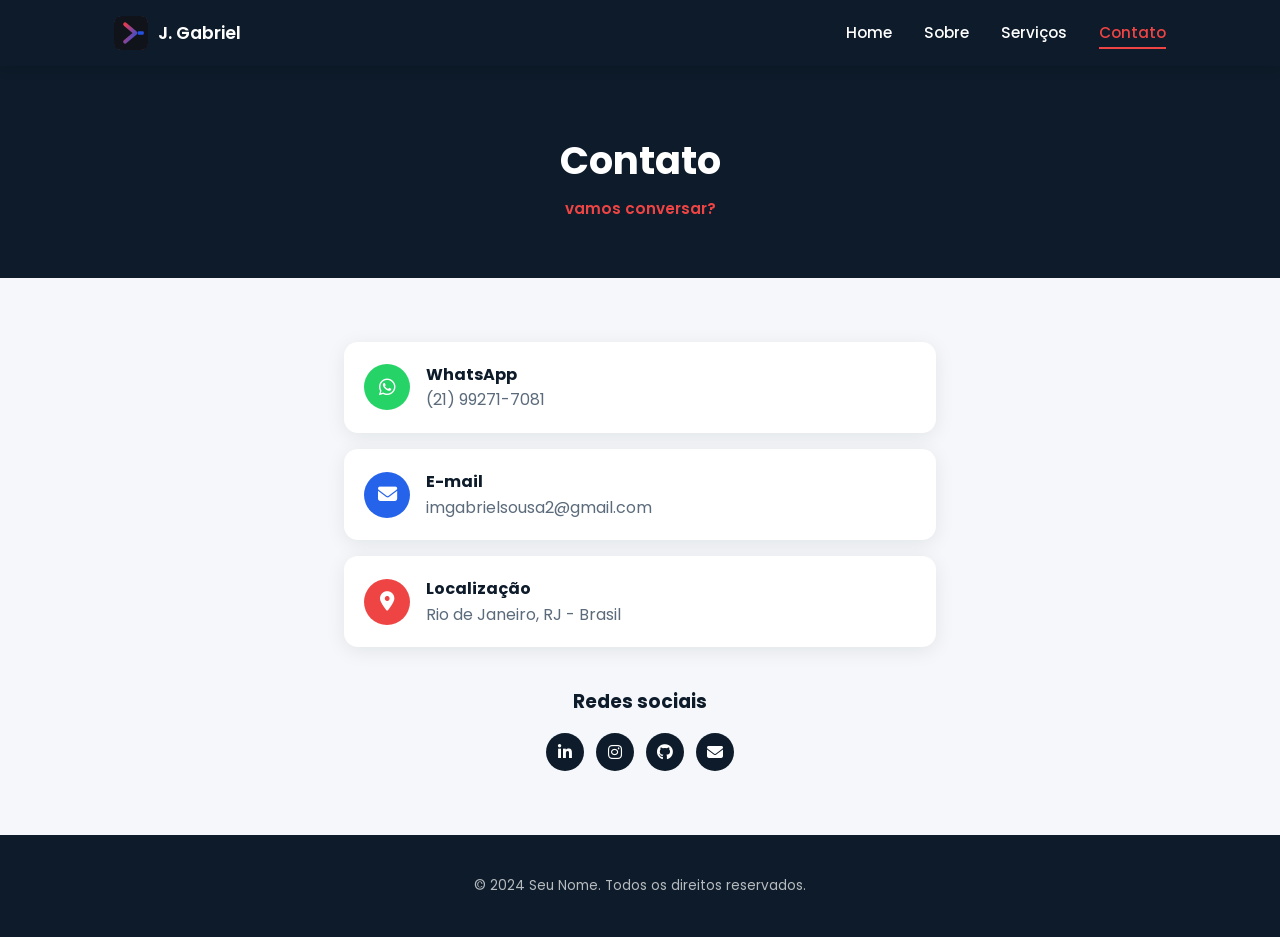
<file: claude-referencia/contato.html>
<!DOCTYPE html>
<html lang="pt-BR">

<head>
  <meta charset="UTF-8">
  <meta name="viewport" content="width=device-width, initial-scale=1.0">
  <title>Contato | Gabriel - Desenvolvedor Web</title>

  <link rel="preconnect" href="https://fonts.googleapis.com">
  <link href="https://fonts.googleapis.com/css2?family=Poppins:wght@400;500;600;700&display=swap" rel="stylesheet">
  <link rel="stylesheet" href="https://cdnjs.cloudflare.com/ajax/libs/font-awesome/6.5.1/css/all.min.css">
  <link rel="stylesheet" href="style.css">
</head>

<body>

  <header>
    <div class="header-inner">
      <a href="index.html" class="logo">
        <span class="logo-icon">
          <img src="../assets/image/logos/jg-icone.svg" alt="logotipo">
        </span>
        J. Gabriel
      </a>
      <nav class="main-nav">
        <ul>
          <li><a href="../index.html">Home</a></li>
          <li><a href="../pages/about.html">Sobre</a></li>
          <li><a href="servicos.html">Serviços</a></li>
          <li><a href="contato.html" class="ativo">Contato</a></li>
        </ul>
      </nav>
      <button class="menu-btn" id="menu-btn"><i class="fa-solid fa-bars"></i></button>
    </div>
    <div class="menu-mobile" id="menu-mobile">
      <a href="../index.html">Home</a>
      <a href="../pages/about.html">Sobre</a>
      <a href="servicos.html">Serviços</a>
      <a href="contato.html" class="ativo">Contato</a>
    </div>
  </header>

  <section class="pagina-hero">
    <div class="container">
      <h1>Contato</h1>
      <span class="eyebrow">vamos conversar?</span>
    </div>
  </section>

  <section>
    <div class="container" style="max-width:640px;">
      <div style="display:flex; flex-direction:column; gap:16px; margin-bottom:40px;">

        <a href="https://wa.me/qr/TRRCXRZZUQHJL1"
          style="display:flex; align-items:center; gap:16px; background:var(--branco); border-radius:var(--raio); padding:20px; box-shadow:0 4px 20px rgba(13,27,42,0.08);">
          <span
            style="width:46px; height:46px; border-radius:50%; background:#25D366; color:#fff; display:flex; align-items:center; justify-content:center; font-size:1.2rem; flex-shrink:0;">
            <i class="fa-brands fa-whatsapp"></i>
          </span>
          <div>
            <strong>WhatsApp</strong>
            <p style="color:#5B6B7B;">(21) 99271-7081</p>
          </div>
        </a>

        <a href="mailto:imgabrielsousa2@gmail.com"
          style="display:flex; align-items:center; gap:16px; background:var(--branco); border-radius:var(--raio); padding:20px; box-shadow:0 4px 20px rgba(13,27,42,0.08);">
          <span
            style="width:46px; height:46px; border-radius:50%; background:var(--azul-claro); color:#fff; display:flex; align-items:center; justify-content:center; font-size:1.2rem; flex-shrink:0;">
            <i class="fa-solid fa-envelope"></i>
          </span>
          <div>
            <strong>E-mail</strong>
            <p style="color:#5B6B7B;">imgabrielsousa2@gmail.com</p>
          </div>
        </a>

        <div
          style="display:flex; align-items:center; gap:16px; background:var(--branco); border-radius:var(--raio); padding:20px; box-shadow:0 4px 20px rgba(13,27,42,0.08);">
          <span
            style="width:46px; height:46px; border-radius:50%; background:var(--vermelho); color:#fff; display:flex; align-items:center; justify-content:center; font-size:1.2rem; flex-shrink:0;">
            <i class="fa-solid fa-location-dot"></i>
          </span>
          <div>
            <strong>Localização</strong>
            <p style="color:#5B6B7B;">Rio de Janeiro, RJ - Brasil</p>
          </div>
        </div>

      </div>

      <div style="text-align:center;">
        <h3 style="margin-bottom:16px;">Redes sociais</h3>
        <div class="social-icons" style="justify-content:center;">
          <a href="https://www.linkedin.com/in/gabriel-sousa-07b2603ab" aria-label="LinkedIn"
            style="background:var(--azul-escuro);">
            <i class="fa-brands fa-linkedin-in"></i>
          </a>
          <a href="https://www.instagram.com/sousa_g4b" aria-label="Instagram" style="background:var(--azul-escuro);">
            <i class="fa-brands fa-instagram"></i>
          </a>
          <a href="https://github.com/joaogabrielsousa" aria-label="GitHub" style="background:var(--azul-escuro);">
            <i class="fa-brands fa-github"></i>
          </a>
          <a href="mailto:imgabrielsousa2@gmail.com" aria-label="E-mail" style="background:var(--azul-escuro);">
            <i class="fa-solid fa-envelope"></i>
          </a>
        </div>
      </div>
    </div>
  </section>

  <footer>
    <p>&copy; 2024 Seu Nome. Todos os direitos reservados.</p>
  </footer>

  <script src="script.js"></script>
</body>

</html>
</file>
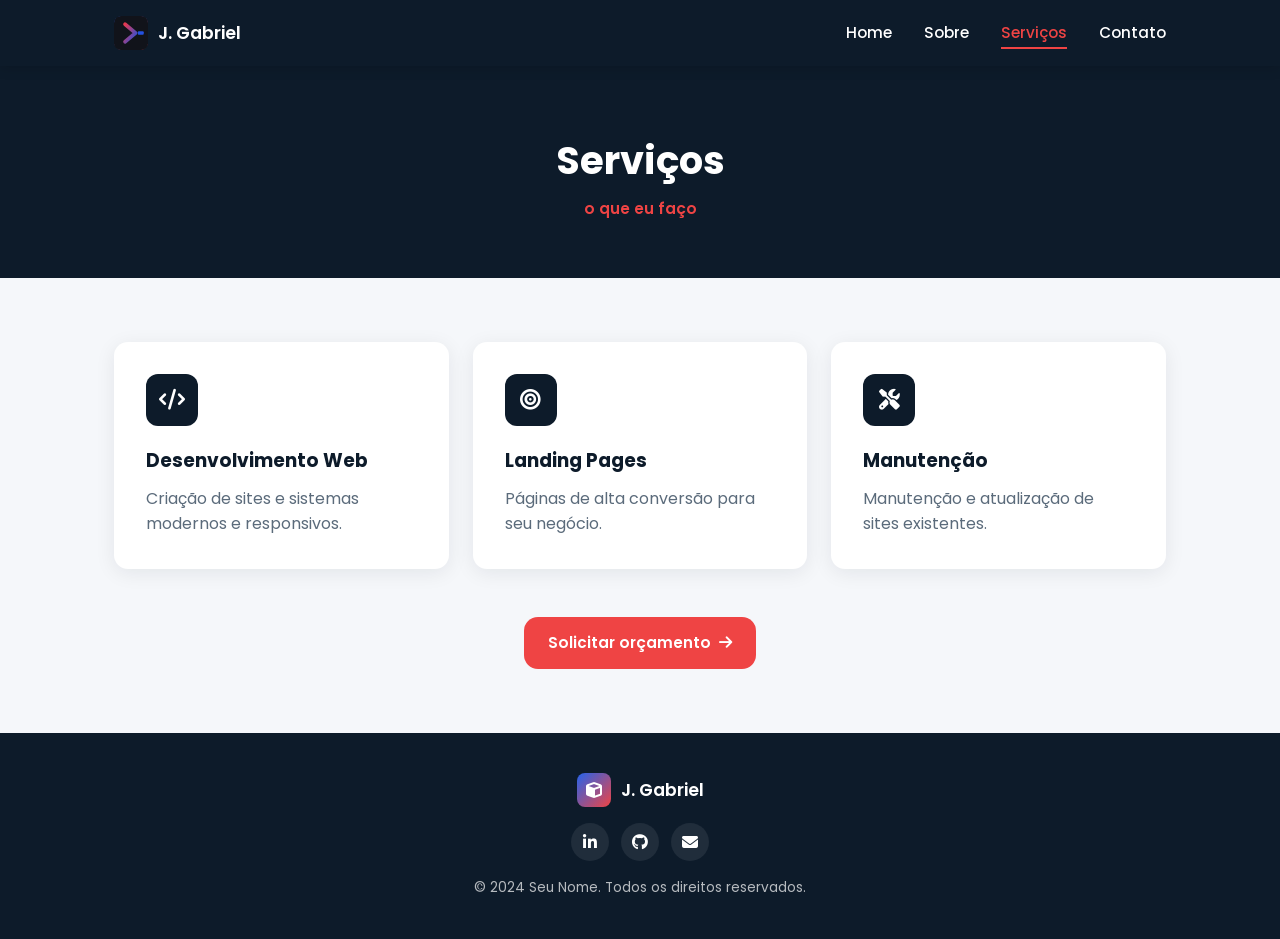
<file: claude-referencia/servicos.html>
<!DOCTYPE html>
<html lang="pt-BR">

<head>
  <meta charset="UTF-8">
  <meta name="viewport" content="width=device-width, initial-scale=1.0">
  <title>Serviços | Seu Nome - Desenvolvedor Web</title>
  <link rel="preconnect" href="https://fonts.googleapis.com">
  <link href="https://fonts.googleapis.com/css2?family=Poppins:wght@400;500;600;700&display=swap" rel="stylesheet">
  <link rel="stylesheet" href="https://cdnjs.cloudflare.com/ajax/libs/font-awesome/6.5.1/css/all.min.css">
  <link rel="stylesheet" href="style.css">
</head>

<body>

  <header>
    <div class="header-inner">
      <a href="index.html" class="logo">
        <span class="logo-icon">
          <img src="../assets/image/logos/jg-icone.svg" alt="logotipo">
        </span>
        J. Gabriel
      </a>
      <nav class="main-nav">
        <ul>
          <li><a href="../index.html">Home</a></li>
          <li><a href="../pages/about.html">Sobre</a></li>
          <li><a href="servicos.html" class="ativo">Serviços</a></li>
          <li><a href="contato.html">Contato</a></li>
        </ul>
      </nav>
      <button class="menu-btn" id="menu-btn"><i class="fa-solid fa-bars"></i></button>
    </div>
    <div class="menu-mobile" id="menu-mobile">
      <a href="../index.html">Home</a>
      <a href="../pages/about.html">Sobre</a>
      <a href="servicos.html" class="ativo">Serviços</a>
      <a href="contato.html">Contato</a>
    </div>
  </header>

  <section class="pagina-hero">
    <div class="container">
      <h1>Serviços</h1>
      <span class="eyebrow">o que eu faço</span>
    </div>
  </section>

  <section>
    <div class="container">
      <div style="display:grid; grid-template-columns:repeat(auto-fit, minmax(260px, 1fr)); gap:24px;">

        <div
          style="background:var(--branco); border-radius:var(--raio); padding:32px; box-shadow:0 4px 20px rgba(13,27,42,0.08);">
          <div
            style="width:52px; height:52px; border-radius:12px; background:var(--azul-escuro); color:#fff; display:flex; align-items:center; justify-content:center; font-size:1.3rem; margin-bottom:20px;">
            <i class="fa-solid fa-code"></i>
          </div>
          <h3 style="margin-bottom:10px;">Desenvolvimento Web</h3>
          <p style="color:#5B6B7B;">Criação de sites e sistemas modernos e responsivos.</p>
        </div>

        <div
          style="background:var(--branco); border-radius:var(--raio); padding:32px; box-shadow:0 4px 20px rgba(13,27,42,0.08);">
          <div
            style="width:52px; height:52px; border-radius:12px; background:var(--azul-escuro); color:#fff; display:flex; align-items:center; justify-content:center; font-size:1.3rem; margin-bottom:20px;">
            <i class="fa-solid fa-bullseye"></i>
          </div>
          <h3 style="margin-bottom:10px;">Landing Pages</h3>
          <p style="color:#5B6B7B;">Páginas de alta conversão para seu negócio.</p>
        </div>

        <div
          style="background:var(--branco); border-radius:var(--raio); padding:32px; box-shadow:0 4px 20px rgba(13,27,42,0.08);">
          <div
            style="width:52px; height:52px; border-radius:12px; background:var(--azul-escuro); color:#fff; display:flex; align-items:center; justify-content:center; font-size:1.3rem; margin-bottom:20px;">
            <i class="fa-solid fa-screwdriver-wrench"></i>
          </div>
          <h3 style="margin-bottom:10px;">Manutenção</h3>
          <p style="color:#5B6B7B;">Manutenção e atualização de sites existentes.</p>
        </div>

      </div>

      <div style="text-align:center; margin-top:48px;">
        <a href="contato.html" class="btn btn-primario" style="color:#fff;">
          Solicitar orçamento <i class="fa-solid fa-arrow-right"></i>
        </a>
      </div>
    </div>
  </section>

  <footer>
    <a href="index.html" class="logo">
      <span class="logo-icon"><i class="fa-solid fa-cube"></i></span>
      J. Gabriel
    </a>
    <div class="social-icons">
      <a href="https://www.linkedin.com/in/gabriel-sousa-07b2603ab" aria-label="LinkedIn">
        <i class="fa-brands fa-linkedin-in"></i>
      </a>
      <a href="https://github.com/joaogabrielsousa" aria-label="GitHub">
        <i class="fa-brands fa-github"></i>
      </a>
      <a href="mailto:imgabrielsousa2@gmail.com" aria-label="E-mail">
        <i class="fa-solid fa-envelope"></i>
      </a>
    </div>
    <p>&copy; 2024 Seu Nome. Todos os direitos reservados.</p>
  </footer>

  <script src="script.js"></script>
</body>

</html>
</file>
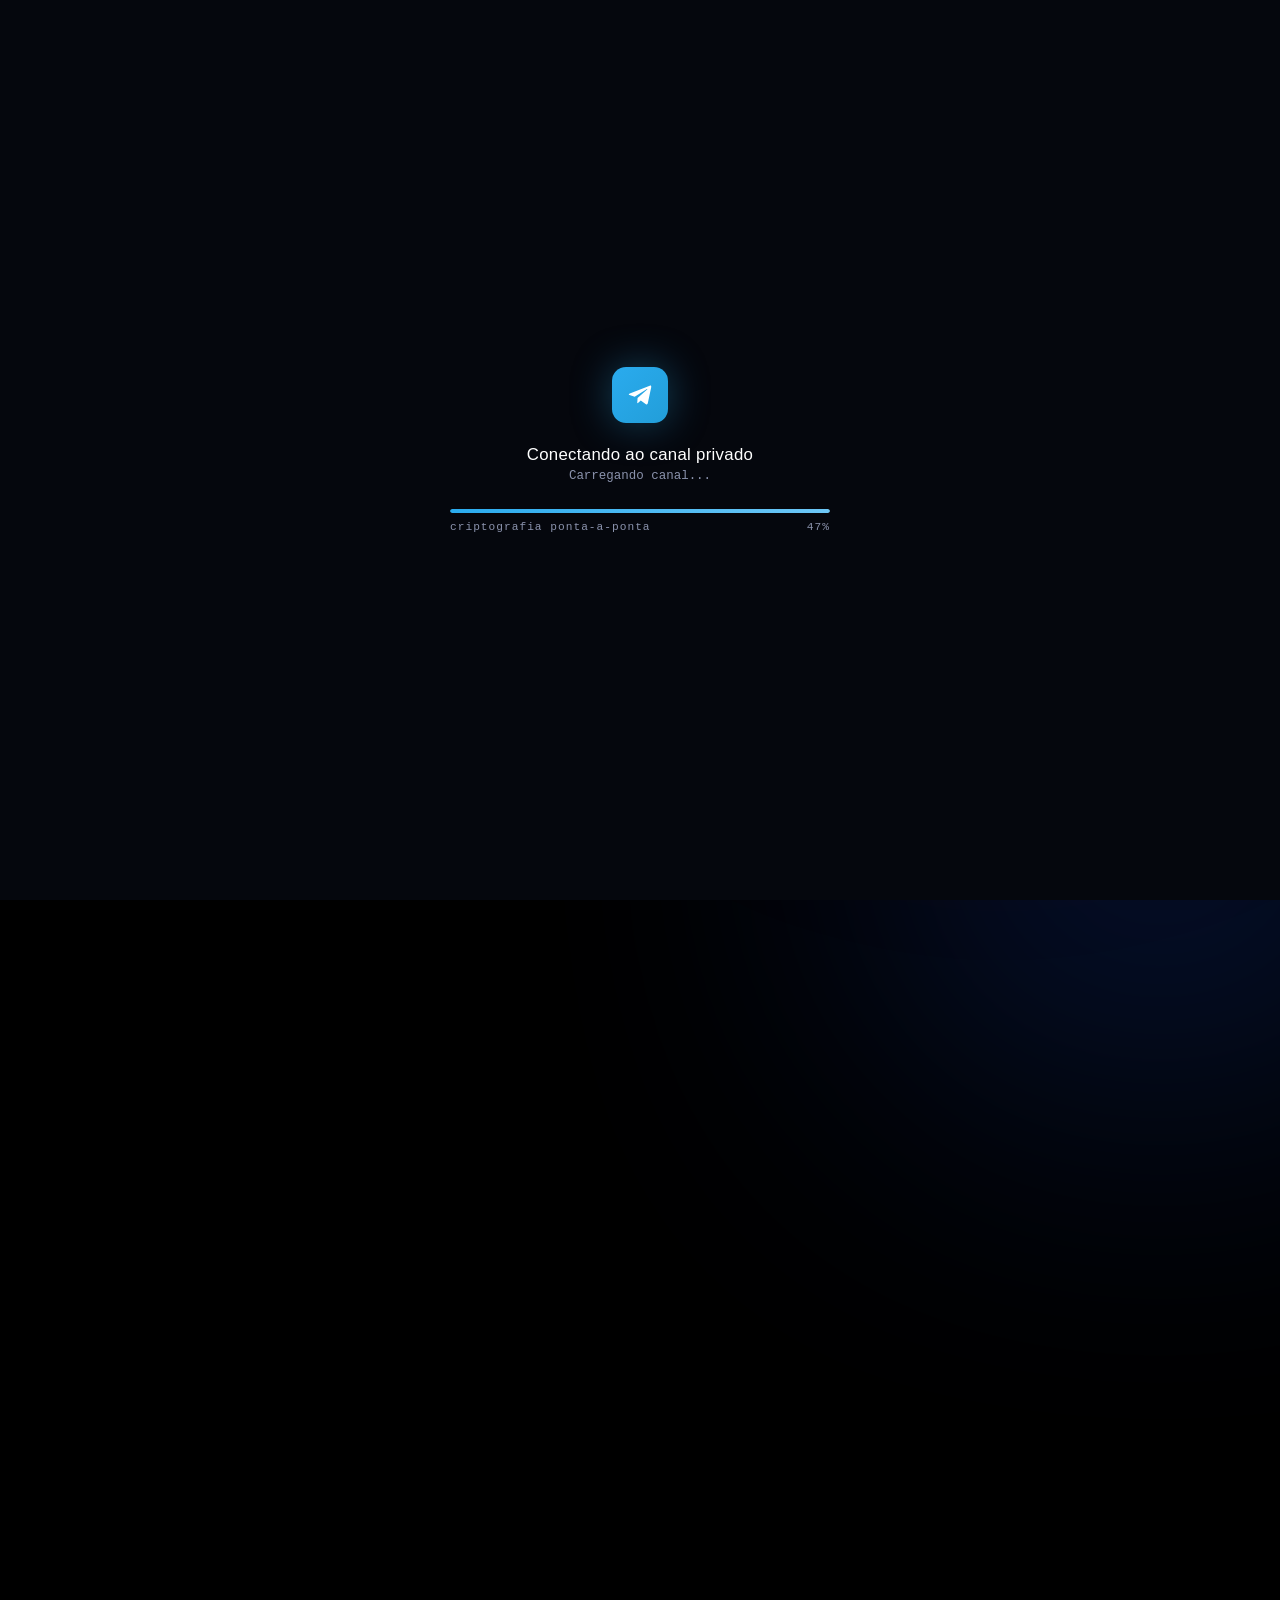
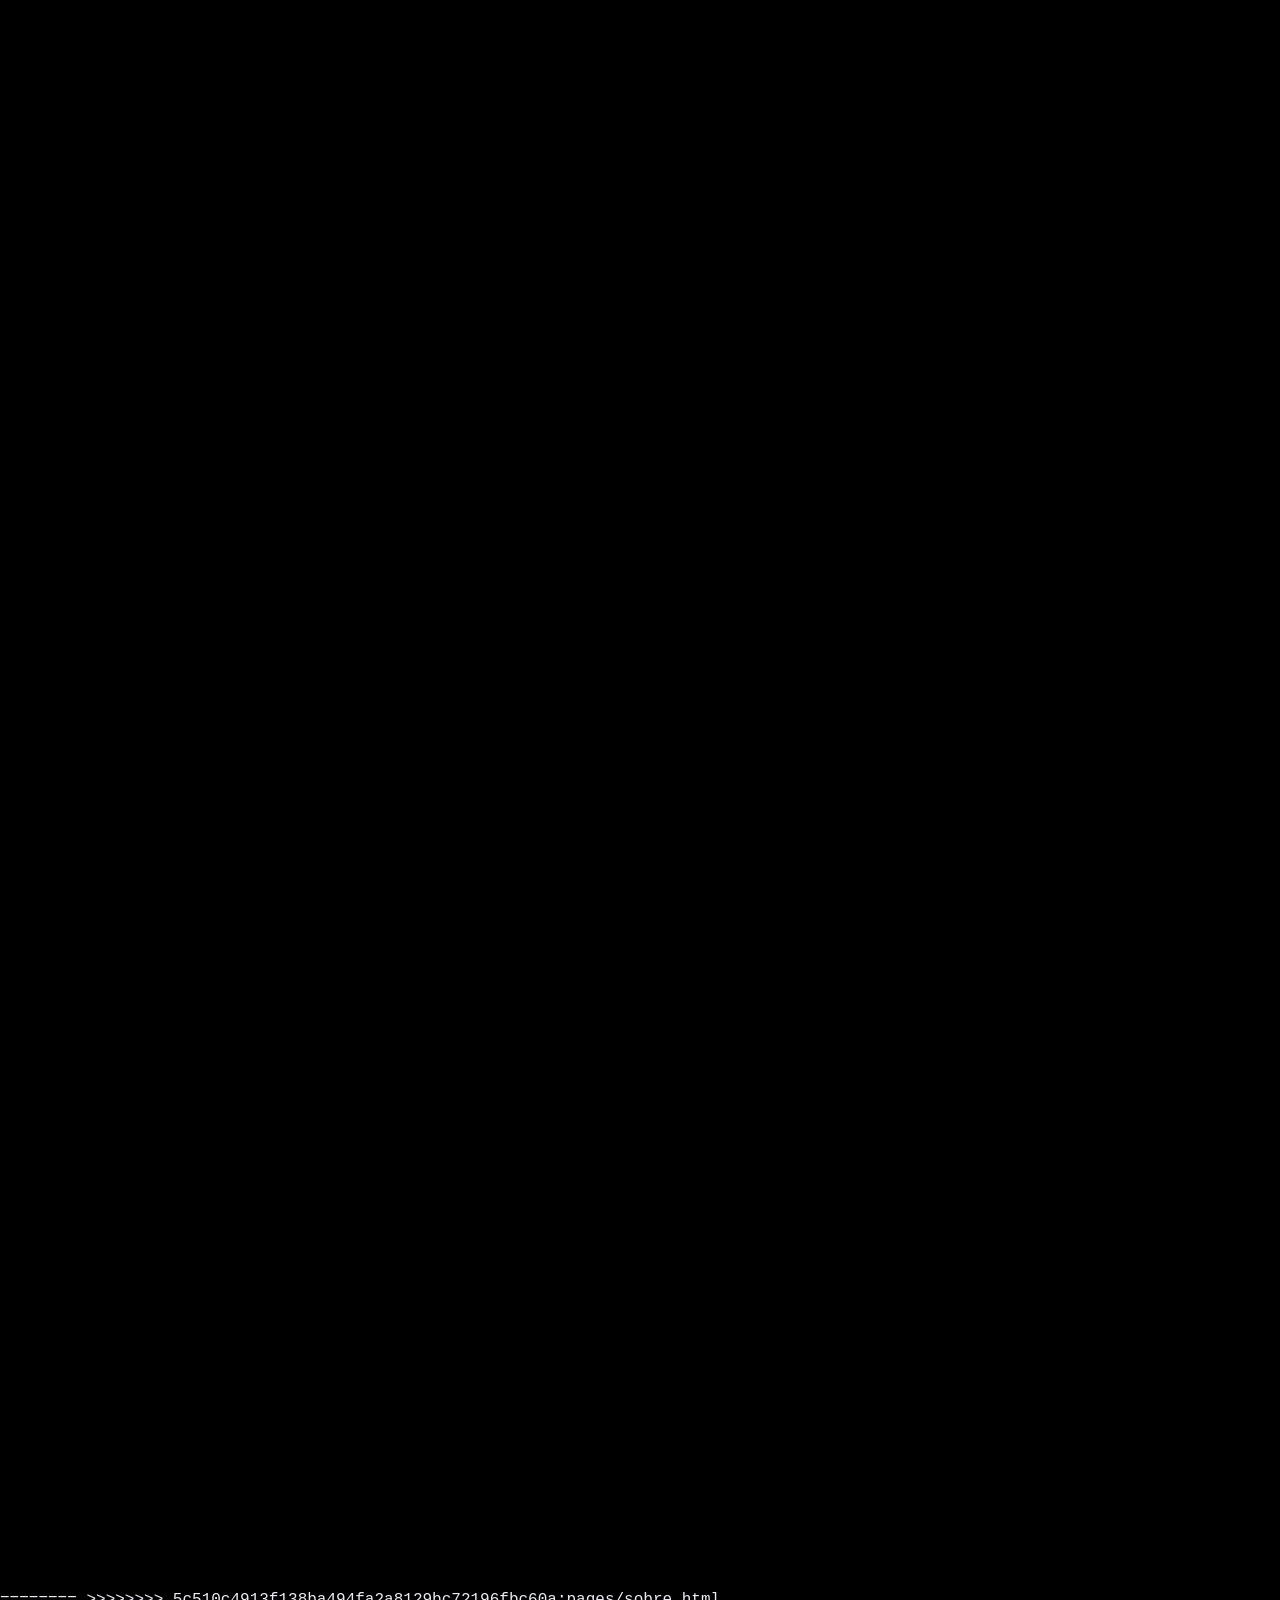
<file: pages/gabriel.html>
<!DOCTYPE html>
<html lang="pt-br">

<head>
  <meta charset="UTF-8">
  <meta name="viewport" content="width=device-width, initial-scale=1.0">
  <title>Acesso Restrito</title>
  <link rel="stylesheet" href="../assets/styles/styles-gabriel/gabriel.css">
</head>

<body>

  <!-- LOADING SCREEN -->
  <div id="loading">
    <div class="loader-box">
      <div class="loader-icon">
        <svg viewBox="0 0 24 24">
          <path
            d="M9.78 18.65l.28-4.23 7.68-6.92c.34-.31-.07-.46-.52-.19L7.74 13.3 3.64 12c-.88-.25-.89-.86.2-1.3l15.97-6.16c.73-.33 1.43.18 1.15 1.3l-2.72 12.81c-.19.91-.74 1.13-1.5.71L12.6 16.3l-1.99 1.93c-.23.23-.42.42-.83.42z" />
        </svg>
      </div>
      <div class="loader-title">Conectando ao canal privado</div>
      <div class="loader-sub" id="loaderStatus">Estabelecendo conexão segura...</div>
      <div class="loader-bar-track">
        <div class="loader-bar-fill"></div>
      </div>
      <div class="loader-percent">
        <span>criptografia ponta-a-ponta</span>
        <span id="percentText">0%</span>
      </div>
    </div>
  </div>

  <!-- MAIN CONTENT -->
  <div class="bg-grid"></div>
  <div class="glow-red"></div>
  <div class="glow-blue"></div>
  <div class="glow-pink"></div>

  <div id="content">
    <div class="wrap">

      <!-- HERO -->
      <div class="eyebrow">Acesso liberado</div>
      <h1 class="hero-title">Bem-Vindo(a), Eu sou<br><span class="accent">João Gabriel</span> ⚡🕷️</h1>
      <p class="hero-sub">
        19 anos rodando. Esse "canal vip" era só uma desculpa pra te trazer até aqui —
        na verdade é um lugar feito sob medida pra saber mais sobre mim: dev em formação,
        fã de herói, viciado em música eletrônica e café forte o suficiente pra debugar qualquer coisa.
      </p>

      <div class="badge-row">
        <span class="badge"><span class="dot" style="background:var(--flash-yellow)"></span>JavaScript</span>
        <span class="badge"><span class="dot" style="background:var(--flash-red)"></span>The Flash</span>
        <span class="badge"><span class="dot" style="background:var(--spidey-blue)"></span>Homem-Aranha</span>
        <span class="badge"><span class="dot" style="background:var(--neon)"></span>Música eletrônica</span>
        <span class="badge"><span class="dot" style="background:#caa472"></span>Café</span>
        <span class="badge"><span class="dot" style="background:var(--weeknd-pink)"></span>The Weeknd</span>
      </div>

      <!-- TERMINAL / CODE -->
      <div class="section">
        <div class="section-label">profile.js</div>
        <div class="terminal">
          <div class="terminal-head">
            <div class="terminal-dot" style="background:#ff5f57"></div>
            <div class="terminal-dot" style="background:#febc2e"></div>
            <div class="terminal-dot" style="background:#28c840"></div>
            <div class="terminal-name">~/joaogabriel/birthday.js</div>
          </div>
          <div class="terminal-body">
            <span class="tk-key">const</span> <span class="tk-fn">joaoGabriel</span> <span class="tk-punc">=</span>
            <span class="tk-punc">{</span><br>
            &nbsp;&nbsp;<span class="tk-prop">idade</span><span class="tk-punc">:</span> <span
              class="tk-num">19</span><span class="tk-punc">,</span> <span class="tk-com">// hoje atualizou pra essa
              versão</span><br>
            &nbsp;&nbsp;<span class="tk-prop">stack</span><span class="tk-punc">:</span> <span
              class="tk-punc">[</span><span class="tk-str">"JavaScript"</span><span class="tk-punc">,</span> <span
              class="tk-str">"curiosidade"</span><span class="tk-punc">,</span> <span class="tk-str">"café"</span><span
              class="tk-punc">]</span><span class="tk-punc">,</span><br>
            &nbsp;&nbsp;<span class="tk-prop">heroi</span><span class="tk-punc">:</span> <span
              class="tk-str">"Homem-Aranha"</span><span class="tk-punc">,</span><br>
            &nbsp;&nbsp;<span class="tk-prop">serie</span><span class="tk-punc">:</span> <span class="tk-str">"The
              Flash"</span><span class="tk-punc">,</span><br>
            &nbsp;&nbsp;<span class="tk-prop">trilhaSonora</span><span class="tk-punc">:</span> <span
              class="tk-str">"The Weeknd"</span><span class="tk-punc">,</span><br>
            &nbsp;&nbsp;<span class="tk-prop">poderes</span><span class="tk-punc">:</span> <span
              class="tk-punc">[</span><span class="tk-str">"escrever código rápido"</span><span class="tk-punc">,</span>
            <span class="tk-str">"sobreviver com pouco sono"</span><span class="tk-punc">]</span><span
              class="tk-punc">,</span><br>
            &nbsp;&nbsp;<span class="tk-prop">status</span><span class="tk-punc">:</span> <span
              class="tk-str">"compilando uma nova versão de si mesmo"</span><br>
            <span class="tk-punc">}</span><span class="tk-punc">;</span><br><br>
            <span class="tk-fn">console</span><span class="tk-punc">.</span><span class="tk-fn">log</span><span
              class="tk-punc">(</span><span class="tk-str">`Parabéns, ${joaoGabriel.stack[0]} master! 🎉`</span><span
              class="tk-punc">)</span><span class="tk-punc">;</span>
            <span class="cursor"></span>
          </div>
        </div>
      </div>

      <!-- INTERESTS GRID -->
      <div class="section">
        <div class="section-label">sobre mim</div>
        <div class="grid">
          <div class="card">
            <span class="card-icon">⚡</span>
            <div class="card-title">Velocidade do Flash</div>
            <div class="card-desc">Correndo atrás dos seus objetivos mais rápido que o Barry Allen corre de volta para a Íris West.</div>
          </div>
          <div class="card">
            <span class="card-icon">🕷️</span>
            <div class="card-title">Reflexos de Aranha</div>
            <div class="card-desc">Sempre pronto pra resolver bug, sentindo o "perigo" antes mesmo do erro aparecer no
              console.</div>
          </div>
          <div class="card">
            <span class="card-icon">🎧</span>
            <div class="card-title">Trilha eletrônica</div>
            <div class="card-desc">Beats eletrônicos no fone enquanto o código compila — produtividade no modo
              synthwave.</div>
          </div>
          <div class="card">
            <span class="card-icon">☕</span>
            <div class="card-title">Café no sangue</div>
            <div class="card-desc">Combustível oficial de quem programa até tarde e acorda cedo pra estudar mais.</div>
          </div>
          <div class="card">
            <span class="card-icon">🌙</span>
            <div class="card-title">The Weeknd</div>
            <div class="card-desc">Trilha sonora certa pra cada vibe: foco, festa ou madrugada de código.</div>
          </div>
          <div class="card">
            <span class="card-icon">💻</span>
            <div class="card-title">Dev em construção</div>
            <div class="card-desc">19 anos e já construindo seu caminho como desenvolvedor — esse é só o começo.</div>
          </div>
        </div>
      </div>

      <!-- GALLERY -->
      <div class="section">
        <div class="section-label">After Hours Til Dawn</div>
        <div class="gallery">
          <a href="../assets/image/img-gabriel/show1.jpg" target="_blank" class="wide">
            <img src="../assets/image/img-gabriel/show1.jpg" alt="Fogos de artifício no show do The Weeknd">
          </a>
          <a href="../assets/image/img-gabriel/show3.jpg" target="_blank">
            <img src="../assets/image/img-gabriel/show3.jpg" alt="Performance no palco do The Weeknd">
          </a>
          <a href="../assets/image/img-gabriel/show4.jpg" target="_blank">
            <img src="../assets/image/img-gabriel/show4.jpg" alt="Robô luminoso no palco do The Weeknd">
          </a>
          <a href="../assets/image/img-gabriel/show2.jpg" target="_blank" class="wide">
            <img src="../assets/image/img-gabriel/show2.jpg" alt="Ingresso do The Weeknd After Hours Til Dawn Tour">
          </a>
        </div>
      </div>

      <!-- FOOTER -->
      <!--
      <div class="footer">
        <div class="footer-msg">
          Parabéns, <span class="hl">João</span> <span class="hl2">Gabriel</span>! 🎂
        </div>
      -->
        <div class="footer">
          <div class="footer-msg">
            Sobre esse <span class="hl">Ano</span> <span class="hl2">2026</span>
          </div>
        </div>
        <div class="footer-sub">
          Que esse novo ano venha cheio de código limpo, café quente, shows incríveis e muitas conquistas.
        </div>
        <div class="signature">feito com JS, café e carinho</div>
      </div>

    </div>
  </div>

  <script>
    const statuses = [
      "Estabelecendo conexão segura...",
      "Verificando convite...",
      "Sincronizando mídia...",
      "Carregando canal...",
      "Quase lá..."
    ];

    const statusEl = document.getElementById('loaderStatus');
    const percentEl = document.getElementById('percentText');
    let i = 0;

    const statusInterval = setInterval(() => {
      i = (i + 1) % statuses.length;
      statusEl.textContent = statuses[i];
    }, 700);

    // animate percent roughly matching the bar timing (3.4s)
    let pct = 0;
    const percentInterval = setInterval(() => {
      pct += Math.floor(Math.random() * 9) + 3;
      if (pct >= 100) pct = 100;
      percentEl.textContent = pct + "%";
      if (pct >= 100) clearInterval(percentInterval);
    }, 280);

    setTimeout(() => {
      clearInterval(statusInterval);
      const loading = document.getElementById('loading');
      const content = document.getElementById('content');
      loading.classList.add('hide');
      content.classList.add('show');
      setTimeout(() => loading.remove(), 900);
    }, 3600);
  </script>

========
    <meta charset="UTF-8">
    <meta name="viewport" content="width=device-width, initial-scale=1.0">
    <title>Gabriel</title>
    <style>
        body {
            background: black;
        }
    </style>
</head>

<body>
    
>>>>>>>> 5c510c4913f138ba494fa2a8129bc72196fbc60a:pages/sobre.html
</body>

</html>
</file>
<file: claude-referencia/style.css>
:root {
  --azul-escuro: #0D1B2A;
  --azul: #1E3A8A;
  --azul-claro: #2563EB;
  --vermelho: #EF4444;
  --cinza: #F5F7FA;
  --branco: #FFFFFF;
  --raio: 14px;
}

* {
  box-sizing: border-box;
  margin: 0;
  padding: 0;
}

body {
  font-family: 'Poppins', sans-serif;
  background: var(--cinza);
  color: var(--azul-escuro);
  line-height: 1.6;
}

a {
  text-decoration: none;
  color: inherit;
}

ul {
  list-style: none;
}

img {
  max-width: 100%;
  display: block;
}

.container {
  max-width: 1100px;
  margin: 0 auto;
  padding: 0 24px;
}

/* ===== HEADER ===== */
header {
  background: var(--azul-escuro);
  position: sticky;
  top: 0;
  z-index: 100;
  box-shadow: 0 2px 12px rgba(0, 0, 0, 0.15);
}

.header-inner {
  display: flex;
  align-items: center;
  justify-content: space-between;
  padding: 16px 24px;
  max-width: 1100px;
  margin: 0 auto;
}

.logo {
  display: flex;
  align-items: center;
  gap: 10px;
  color: var(--branco);
  font-weight: 600;
  font-size: 1.1rem;
}

.logo-icon {
  width: 34px;
  height: 34px;
  border-radius: 8px;
  background: linear-gradient(135deg, var(--azul-claro), var(--vermelho));
  display: flex;
  align-items: center;
  justify-content: center;
  color: var(--branco);
  font-size: 1rem;
}

nav.main-nav ul {
  display: flex;
  gap: 32px;
}

nav.main-nav a {
  color: var(--branco);
  font-size: 0.95rem;
  font-weight: 500;
  padding-bottom: 4px;
  border-bottom: 2px solid transparent;
  transition: color 0.2s, border-color 0.2s;
}

nav.main-nav a:hover {
  color: var(--vermelho);
}

nav.main-nav a.ativo {
  color: var(--vermelho);
  border-color: var(--vermelho);
}

.menu-btn {
  display: none;
  background: none;
  border: none;
  color: var(--branco);
  font-size: 1.4rem;
  cursor: pointer;
}

.menu-mobile {
  display: none;
  flex-direction: column;
  gap: 20px;
  background: var(--azul-escuro);
  padding: 24px;
  position: absolute;
  top: 100%;
  right: 0;
  left: 0;
  border-top: 1px solid rgba(255, 255, 255, 0.08);
}

.menu-mobile.aberto {
  display: flex;
}

.menu-mobile a {
  color: var(--branco);
  font-size: 1rem;
  font-weight: 500;
}

.menu-mobile a.ativo {
  color: var(--vermelho);
}

@media (max-width: 720px) {
  nav.main-nav {
    display: none;
  }
  .menu-btn {
    display: block;
  }
}

/* ===== BOTÕES ===== */
.btn {
  display: inline-flex;
  align-items: center;
  justify-content: center;
  gap: 8px;
  padding: 14px 24px;
  border-radius: var(--raio);
  font-weight: 600;
  font-size: 0.95rem;
  cursor: pointer;
  border: none;
  transition: transform 0.15s ease, opacity 0.15s ease;
}

.btn:hover {
  transform: translateY(-2px);
}

.btn-primario {
  background: var(--vermelho);
  color: var(--branco);
}

.btn-secundario {
  background: transparent;
  color: var(--branco);
  border: 1.5px solid rgba(255, 255, 255, 0.4);
}

.btn-secundario:hover {
  border-color: var(--branco);
}

/* ===== ÍCONES SOCIAIS ===== */
.social-icons {
  display: flex;
  gap: 12px;
}

.social-icons a {
  width: 38px;
  height: 38px;
  border-radius: 50%;
  background: rgba(255, 255, 255, 0.08);
  display: flex;
  align-items: center;
  justify-content: center;
  color: var(--branco);
  transition: background 0.2s, transform 0.2s;
}

.social-icons a:hover {
  background: var(--azul-claro);
  transform: translateY(-3px);
}

/* ===== HERO INTERNO (topo de cada página) ===== */
.pagina-hero {
  background: var(--azul-escuro);
  color: var(--branco);
  padding: 64px 0 56px;
  text-align: center;
}

.pagina-hero h1 {
  font-size: 2.4rem;
  font-weight: 700;
}

.pagina-hero .eyebrow {
  color: var(--vermelho);
  font-weight: 600;
  font-size: 0.95rem;
  text-transform: lowercase;
  margin-top: 6px;
  display: block;
}

/* ===== SEÇÃO GERAL ===== */
section {
  padding: 64px 0;
}

/* ===== FOOTER ===== */
footer {
  background: var(--azul-escuro);
  color: rgba(255, 255, 255, 0.7);
  padding: 40px 24px;
  text-align: center;
}

footer .logo {
  justify-content: center;
  margin-bottom: 16px;
}

footer .social-icons {
  justify-content: center;
  margin: 16px 0;
}

footer p {
  font-size: 0.85rem;
}
</file>
<file: assets/styles/styles-gabriel/gabriel.css>
:root {
    --bg: #05070d;
    --bg-soft: #0b0f1a;
    --flash-red: #e2222a;
    --flash-yellow: #ffd400;
    --spidey-blue: #1f5fff;
    --neon: #7c3aed;
    --weeknd-pink: #ff2d75;
    --text: #e9ecf5;
    --muted: #8b93ad;
    --mono: 'JetBrains Mono', 'Fira Code', monospace;
    --display: 'Space Grotesk', sans-serif;
}

* {
    margin: 0;
    padding: 0;
    box-sizing: border-box;
}

body {
    background: var(--bg);
    color: var(--text);
    font-family: var(--mono);
    min-height: 100vh;
    overflow-x: hidden;
}

/* ====================== LOADING SCREEN ====================== */
#loading {
    position: fixed;
    inset: 0;
    background: var(--bg);
    display: flex;
    flex-direction: column;
    align-items: center;
    justify-content: center;
    z-index: 999;
    transition: opacity 0.8s ease, visibility 0.8s ease;
}

#loading.hide {
    opacity: 0;
    visibility: hidden;
}

.loader-box {
    width: min(380px, 88vw);
    text-align: left;
}

.loader-icon {
    width: 56px;
    height: 56px;
    border-radius: 14px;
    background: linear-gradient(135deg, #2aabee, #229ed9);
    display: flex;
    align-items: center;
    justify-content: center;
    margin: 0 auto 22px;
    box-shadow: 0 0 40px rgba(42, 171, 238, 0.35);
    animation: pulse 1.6s ease-in-out infinite;
}

@keyframes pulse {

    0%,
    100% {
        transform: scale(1);
        box-shadow: 0 0 30px rgba(42, 171, 238, 0.25);
    }

    50% {
        transform: scale(1.06);
        box-shadow: 0 0 50px rgba(42, 171, 238, 0.5);
    }
}

.loader-icon svg {
    width: 30px;
    height: 30px;
    fill: #fff;
}

.loader-title {
    font-family: var(--display);
    font-size: 1.05rem;
    text-align: center;
    color: #fff;
    margin-bottom: 4px;
    letter-spacing: 0.3px;
}

.loader-sub {
    text-align: center;
    color: var(--muted);
    font-size: 0.78rem;
    margin-bottom: 26px;
    min-height: 1.2em;
}

.loader-bar-track {
    width: 100%;
    height: 4px;
    background: rgba(255, 255, 255, 0.08);
    border-radius: 4px;
    overflow: hidden;
}

.loader-bar-fill {
    height: 100%;
    width: 0%;
    background: linear-gradient(90deg, #2aabee, #6dc7f6);
    border-radius: 4px;
    animation: load 3.4s ease-in-out forwards;
}

@keyframes load {
    0% {
        width: 0%;
    }

    20% {
        width: 18%;
    }

    45% {
        width: 47%;
    }

    70% {
        width: 74%;
    }

    100% {
        width: 100%;
    }
}

.loader-percent {
    display: flex;
    justify-content: space-between;
    font-size: 0.7rem;
    color: var(--muted);
    margin-top: 8px;
    letter-spacing: 1px;
}

/* ====================== MAIN PAGE ====================== */
#content {
    opacity: 0;
    transform: translateY(14px);
    transition: opacity 0.9s ease, transform 0.9s ease;
}

#content.show {
    opacity: 1;
    transform: translateY(0);
}

/* background grid + glow */
.bg-grid {
    position: fixed;
    inset: 0;
    z-index: -2;
    background-image:
        linear-gradient(rgba(31, 95, 255, 0.06) 1px, transparent 1px),
        linear-gradient(90deg, rgba(31, 95, 255, 0.06) 1px, transparent 1px);
    background-size: 42px 42px;
    mask-image: radial-gradient(ellipse 80% 60% at 50% 30%, #000 40%, transparent 100%);
}

.glow-red {
    position: fixed;
    top: -120px;
    left: -120px;
    width: 420px;
    height: 420px;
    border-radius: 50%;
    background: var(--flash-red);
    filter: blur(160px);
    opacity: 0.28;
    z-index: -1;
}

.glow-blue {
    position: fixed;
    bottom: -160px;
    right: -120px;
    width: 480px;
    height: 480px;
    border-radius: 50%;
    background: var(--spidey-blue);
    filter: blur(170px);
    opacity: 0.3;
    z-index: -1;
}

.glow-pink {
    position: fixed;
    top: 40%;
    right: 10%;
    width: 300px;
    height: 300px;
    border-radius: 50%;
    background: var(--weeknd-pink);
    filter: blur(160px);
    opacity: 0.18;
    z-index: -1;
}

.wrap {
    max-width: 760px;
    margin: 0 auto;
    padding: 64px 24px 100px;
}

/* hero */
.eyebrow {
    font-size: 0.78rem;
    color: var(--flash-yellow);
    letter-spacing: 3px;
    text-transform: uppercase;
    margin-bottom: 18px;
    display: flex;
    align-items: center;
    gap: 10px;
}

.eyebrow::before {
    content: "";
    width: 28px;
    height: 1px;
    background: var(--flash-yellow);
    display: inline-block;
}

.hero-title {
    font-family: var(--display);
    font-weight: 700;
    font-size: clamp(2.4rem, 8vw, 4.4rem);
    line-height: 1.05;
    letter-spacing: -1px;
    margin-bottom: 18px;
}

.hero-title .accent {
    background: linear-gradient(90deg, var(--flash-red), var(--spidey-blue));
    -webkit-background-clip: text;
    background-clip: text;
    color: transparent;
}

.hero-sub {
    color: var(--muted);
    font-size: 1.02rem;
    line-height: 1.7;
    max-width: 56ch;
    margin-bottom: 36px;
}

.badge-row {
    display: flex;
    flex-wrap: wrap;
    gap: 10px;
    margin-bottom: 56px;
}

.badge {
    font-size: 0.74rem;
    padding: 7px 14px;
    border-radius: 999px;
    border: 1px solid rgba(255, 255, 255, 0.12);
    color: var(--muted);
    background: rgba(255, 255, 255, 0.03);
    display: flex;
    align-items: center;
    gap: 6px;
    letter-spacing: 0.5px;
}

.badge .dot {
    width: 7px;
    height: 7px;
    border-radius: 50%;
    flex-shrink: 0;
}

/* section labels */
.section {
    margin-bottom: 58px;
}

.section-label {
    font-family: var(--display);
    font-size: 0.78rem;
    letter-spacing: 4px;
    text-transform: uppercase;
    color: var(--muted);
    margin-bottom: 18px;
    display: flex;
    align-items: center;
    gap: 14px;
}

.section-label::after {
    content: "";
    flex: 1;
    height: 1px;
    background: rgba(255, 255, 255, 0.08);
}

/* terminal card */
.terminal {
    background: var(--bg-soft);
    border: 1px solid rgba(255, 255, 255, 0.08);
    border-radius: 12px;
    overflow: hidden;
    box-shadow: 0 20px 60px rgba(0, 0, 0, 0.4);
}

.terminal-head {
    display: flex;
    align-items: center;
    gap: 8px;
    padding: 12px 16px;
    background: rgba(255, 255, 255, 0.03);
    border-bottom: 1px solid rgba(255, 255, 255, 0.06);
}

.terminal-dot {
    width: 11px;
    height: 11px;
    border-radius: 50%;
}

.terminal-name {
    margin-left: 10px;
    font-size: 0.75rem;
    color: var(--muted);
}

.terminal-body {
    padding: 22px 20px;
    font-size: 0.92rem;
    line-height: 1.95;
}

.tk-key {
    color: #c792ea;
}

.tk-fn {
    color: #82aaff;
}

.tk-str {
    color: #c3e88d;
}

.tk-com {
    color: #5b6275;
}

.tk-prop {
    color: #ffcb6b;
}

.tk-num {
    color: #f78c6c;
}

.tk-punc {
    color: #89ddff;
}

.cursor {
    display: inline-block;
    width: 8px;
    height: 1.1em;
    background: var(--flash-yellow);
    vertical-align: text-bottom;
    animation: blink 1s step-end infinite;
    margin-left: 2px;
}

@keyframes blink {
    50% {
        opacity: 0;
    }
}

/* interest grid */
.grid {
    display: grid;
    grid-template-columns: repeat(auto-fit, minmax(160px, 1fr));
    gap: 14px;
}

.card {
    background: var(--bg-soft);
    border: 1px solid rgba(255, 255, 255, 0.07);
    border-radius: 12px;
    padding: 20px;
    transition: transform 0.25s ease, border-color 0.25s ease;
}

.card:hover {
    transform: translateY(-4px);
    border-color: rgba(255, 255, 255, 0.18);
}

.card-icon {
    font-size: 1.6rem;
    margin-bottom: 12px;
    display: block;
}

.card-title {
    font-family: var(--display);
    font-weight: 600;
    font-size: 0.98rem;
    margin-bottom: 6px;
}

.card-desc {
    color: var(--muted);
    font-size: 0.8rem;
    line-height: 1.5;
}

/* gallery */
.gallery {
    display: grid;
    grid-template-columns: repeat(2, 1fr);
    gap: 14px;
}

.gallery a {
    display: block;
    border-radius: 12px;
    overflow: hidden;
    aspect-ratio: 1 / 1;
    border: 1px solid rgba(255, 255, 255, 0.08);
}

.gallery img {
    width: 100%;
    height: 100%;
    object-fit: cover;
    display: block;
    transition: transform 0.4s ease;
}

.gallery a:hover img {
    transform: scale(1.06);
}

.gallery .wide {
    grid-column: span 2;
    aspect-ratio: 16/9;
}

/* footer / signature */
.footer {
    text-align: center;
    padding-top: 30px;
    border-top: 1px solid rgba(255, 255, 255, 0.06);
}

.footer-msg {
    font-family: var(--display);
    font-size: 1.4rem;
    margin-bottom: 10px;
}

.footer-msg .hl {
    color: var(--flash-red);
}

.footer-msg .hl2 {
    color: var(--spidey-blue);
}

.footer-sub {
    color: var(--muted);
    font-size: 0.85rem;
}

.signature {
    margin-top: 30px;
    font-size: 0.75rem;
    color: var(--muted);
    letter-spacing: 2px;
    text-transform: uppercase;
}

@media (max-width:480px) {
    .wrap {
        padding: 44px 18px 70px;
    }

    .terminal-body {
        font-size: 0.82rem;
        padding: 18px 14px;
    }
}
</file>
